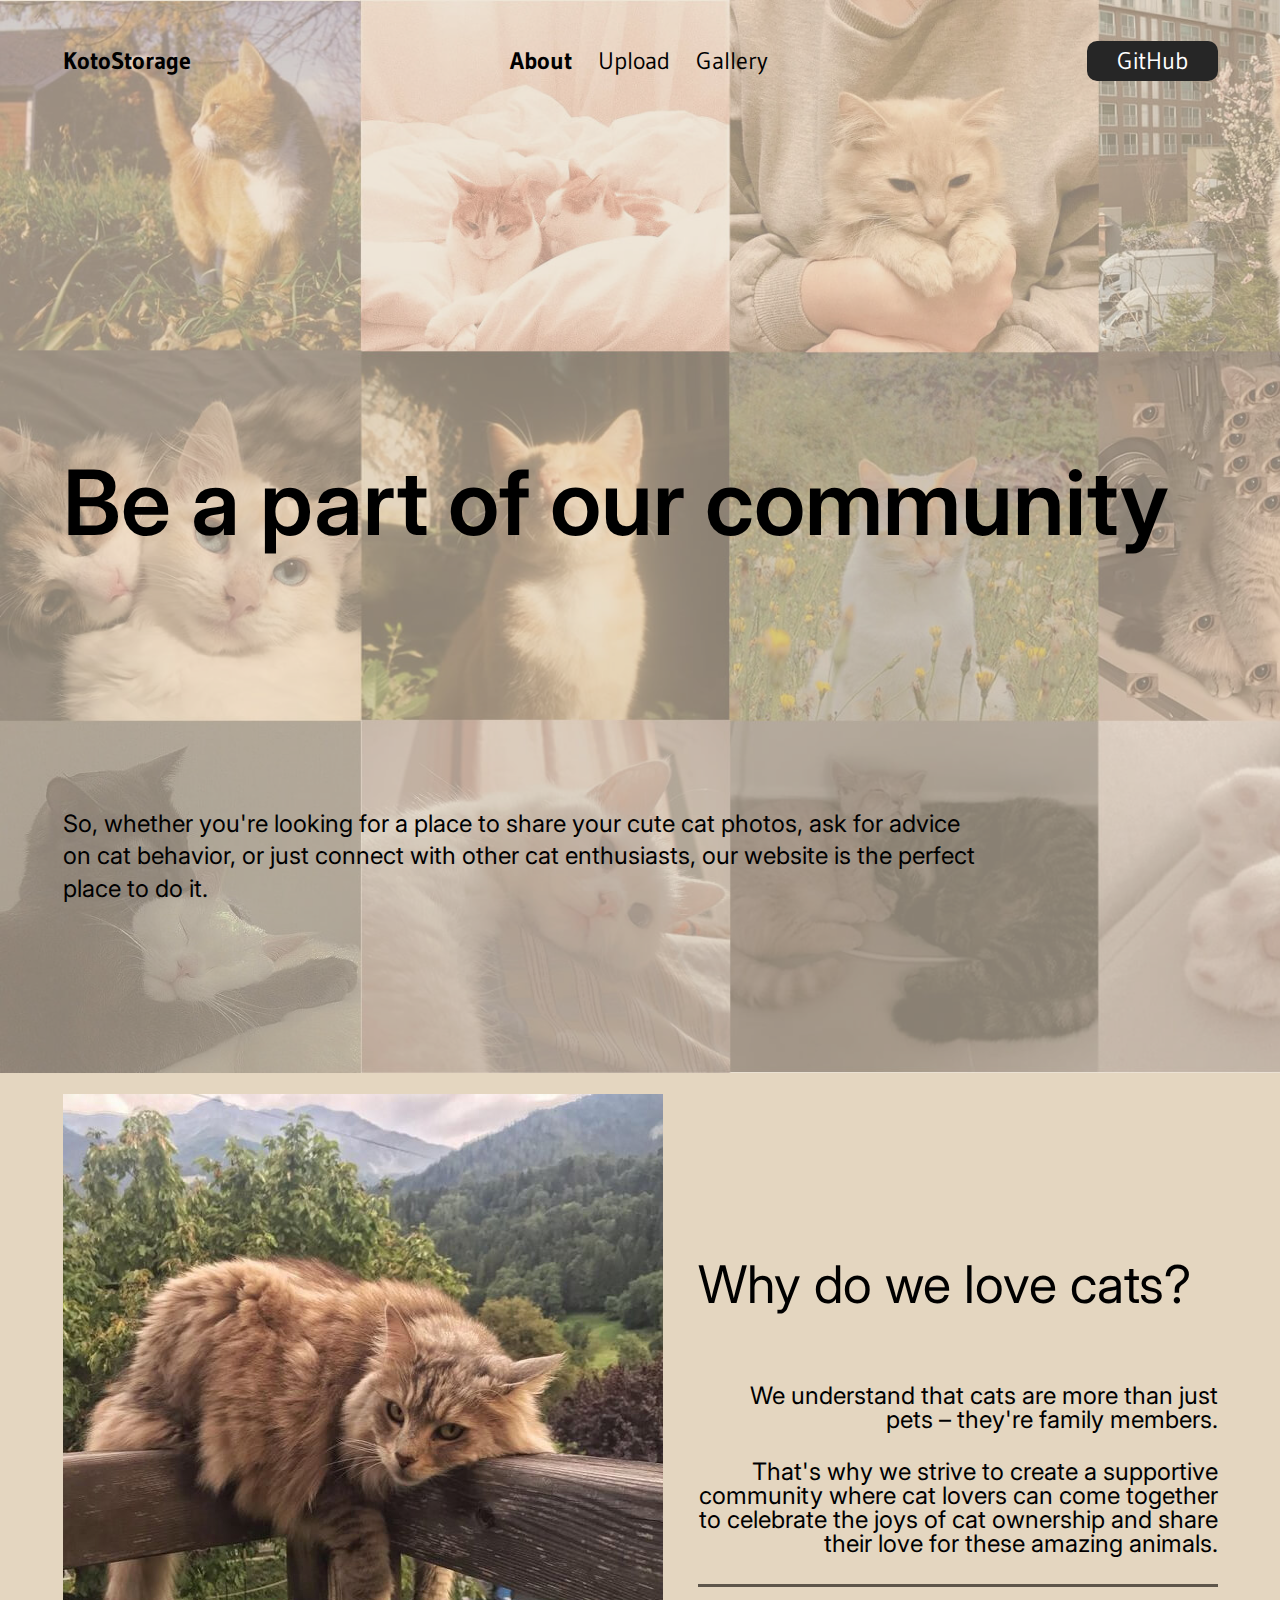
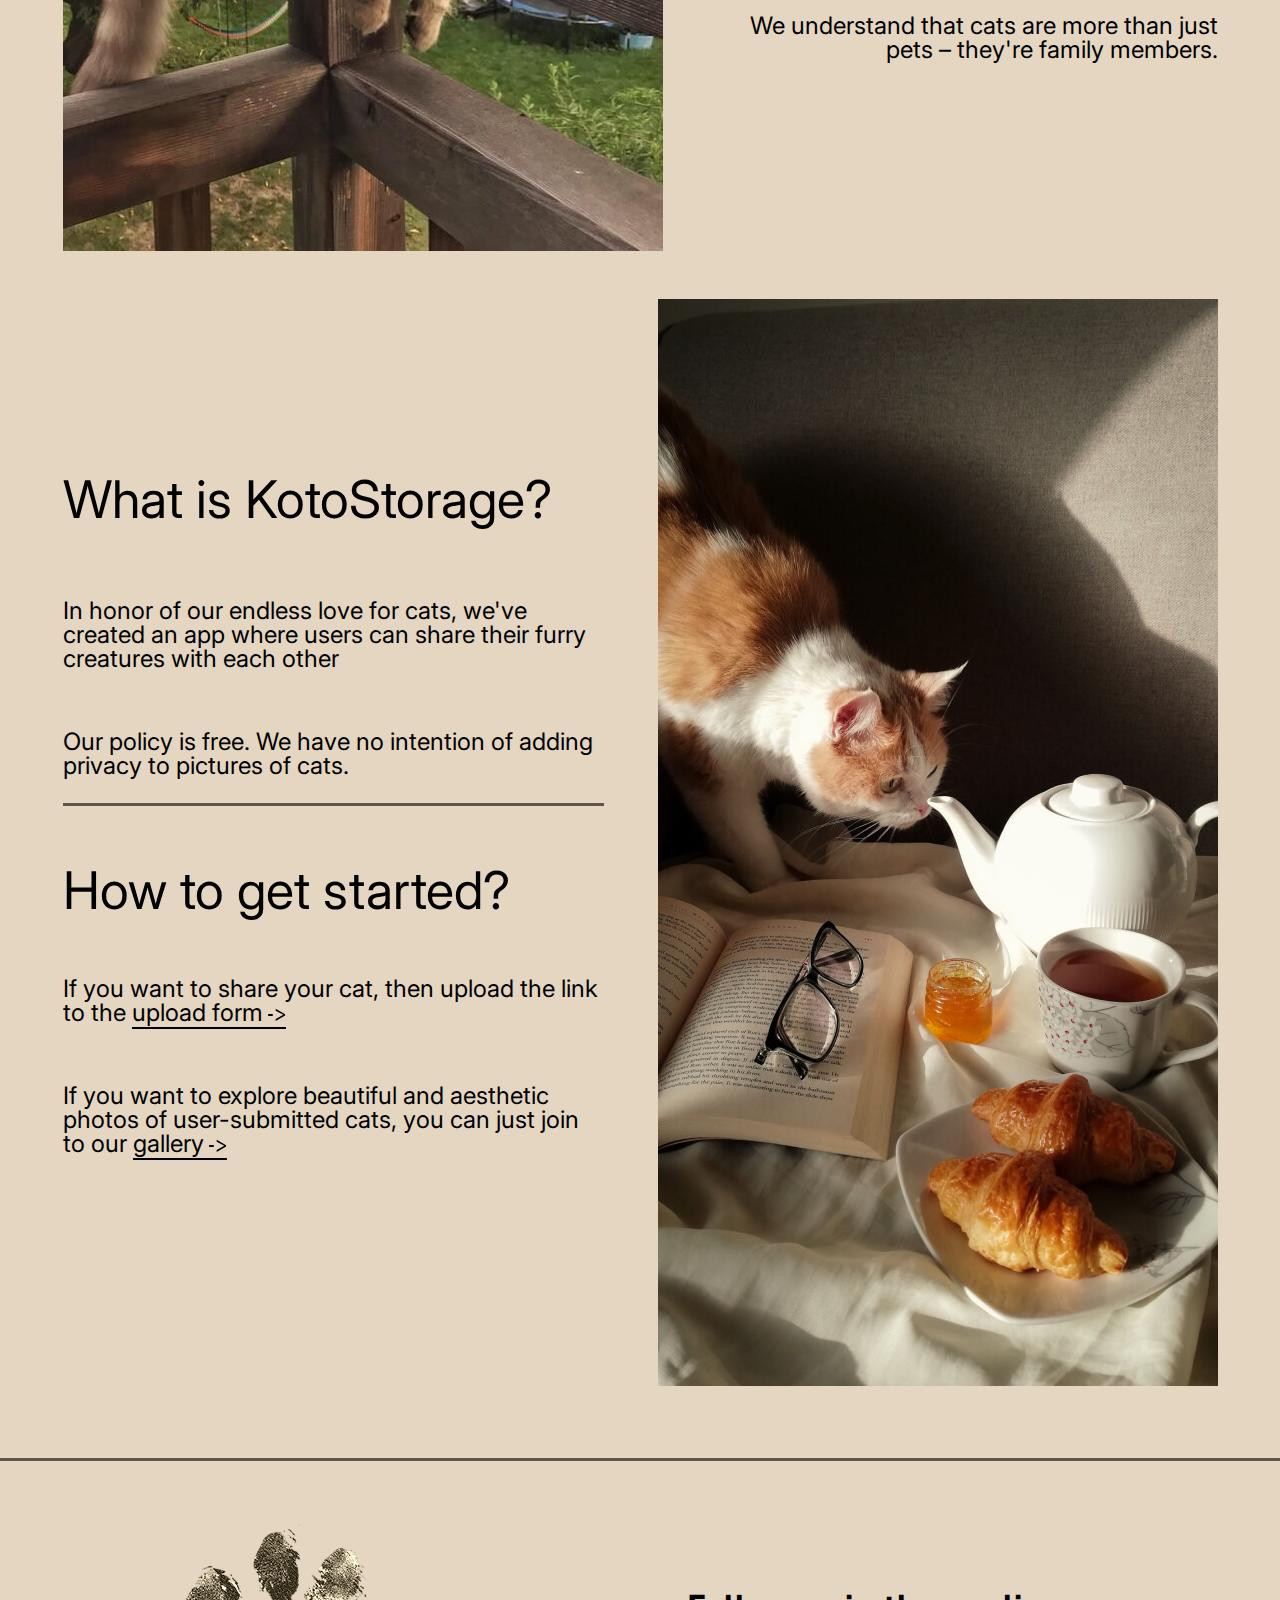
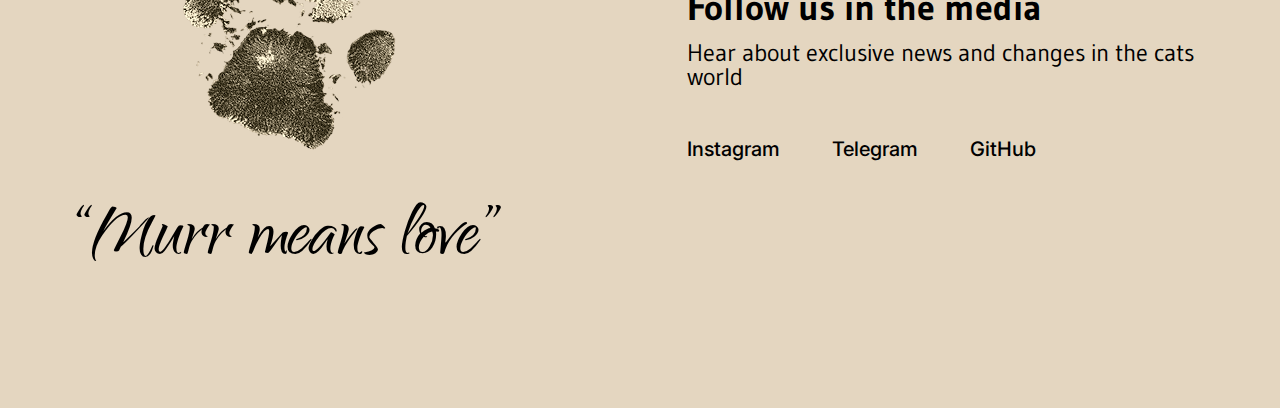
<file: index.html>
<!DOCTYPE html>
<html lang="en">
	<head>
		<meta charset="UTF-8" />
		<meta name="viewport" content="width=device-width, initial-scale=1.0" />
		<meta http-equiv="X-UA-Compatible" content="ie=edge" />
		<meta
			name="description"
			content="Join the KotoStorage community – upload photos, connect with cat lovers, and explore our gallery."
		/>

		<!-- favicon -->
		<link rel="apple-touch-icon" sizes="180x180" href="/apple-touch-icon.png" />
		<link rel="icon" type="image/png" sizes="32x32" href="/favicon-32x32.png" />
		<link rel="icon" type="image/png" sizes="16x16" href="/favicon-16x16.png" />
		<link rel="manifest" href="/site.webmanifest" />
		<link rel="shortcut icon" href="favicon.ico" type="image/x-icon" />

		<!-- styles -->
		<link rel="stylesheet" href="css/reset.css" />
		<link rel="stylesheet" href="css/styles.css" />
		<link rel="stylesheet" href="css/media.css" />

		<!-- title -->
		<title>KotoStorage About | Be a part of our community</title>
	</head>
	<body>
		<header class="header-main">
			<div class="container">
				<div class="header__inner">
					<div class="header__logo">
						<a href="index.html" aria-label="KotoStorage home page"
							>KotoStorage</a
						>
					</div>
					<!-- navigation desktop -->
					<nav class="header__nav">
						<ul class="nav__list">
							<li class="nav__list-item active">
								<a href="index.html">About</a>
							</li>
							<li class="nav__list-item"><a href="upload.html">Upload</a></li>
							<li class="nav__list-item"><a href="gallery.html">Gallery</a></li>
						</ul>
					</nav>
					<div class="header__btn">
						<a
							href="https://github.com/levkravtsov-dev"
							target="_blank"
							role="button"
							rel="noopener noreferrer"
							aria-label="Visit GitHub profile"
							>GitHub</a
						>
					</div>
					<div
						role="button"
						class="burger__btn"
						id="burger"
						aria-expanded="false"
						aria-controls="burger_active"
					>
						<svg
							width="29"
							height="20"
							viewBox="0 0 29 20"
							fill="none"
							xmlns="http://www.w3.org/2000/svg"
						>
							<rect width="29" height="4" fill="black" />
							<rect y="8" width="29" height="4" fill="black" />
							<rect y="16" width="29" height="4" fill="black" />
						</svg>
					</div>
				</div>
				<!-- hero -->
				<div class="header__hero">
					<h1 class="hero__title">Be a part of our community</h1>
					<p class="hero__text">
						So, whether you're looking for a place to share your cute cat
						photos, ask for advice on cat behavior, or just connect with other
						cat enthusiasts, our website is the perfect place to do it.
					</p>
				</div>
				<!-- navigation mobile -->
				<nav class="burger-active" id="burger_active">
					<div class="burger-active__inner">
						<div class="burger-active__top">
							<div class="top__inner">
								<div class="burger-active__logo">
									<a href="index.html">KotoStorage</a>
								</div>
								<div class="nav-mobile__close-btn" id="cross" role="button">
									<svg
										width="28"
										height="28"
										viewBox="0 0 28 28"
										fill="none"
										xmlns="http://www.w3.org/2000/svg"
									>
										<line
											y1="-2"
											x2="33.7633"
											y2="-2"
											transform="matrix(0.710831 0.703363 -0.787481 0.616338 0 3.25208)"
											stroke="black"
											stroke-width="4"
										/>
										<line
											y1="-2"
											x2="33.6507"
											y2="-2"
											transform="matrix(0.692055 -0.721844 -0.802886 -0.596133 0.406738 25.2905)"
											stroke="black"
											stroke-width="4"
										/>
									</svg>
								</div>
							</div>
						</div>
						<div class="burger-active__nav">
							<ul
								class="burger-active__list"
								aria-label="Main mobile navigation"
							>
								<li class="burger-active__list-item">
									<a href="index.html">About</a>
								</li>
								<li class="burger-active__list-item">
									<a href="upload.html">Upload</a>
								</li>
								<li class="burger-active__list-item">
									<a href="gallery.html">Gallery</a>
								</li>
							</ul>
						</div>
						<div class="burger-active__info">
							<h2 class="burger-active__title">Follow us in the media</h2>
							<p class="burger-active__text">
								Hear about exclusive news and changes in the cats world
							</p>
							<div class="burger-active__socials">
								<ul
									class="burger-active__socials-list"
									aria-label="Social section of mobile navigation"
								>
									<li class="burger-active__socials-list__item">
										<a
											href="#"
											aria-label="Visit our Instagram"
											aria-disabled="true"
											onclick="event.preventDefault();"
											>Instagram</a
										>
									</li>
									<li class="burger-active__socials-list__item">
										<a
											href="#"
											aria-label="Visit our Telegram"
											aria-disabled="true"
											onclick="event.preventDefault();"
											>Telegram</a
										>
									</li>
									<li class="burger-active__socials-list__item">
										<a
											href="https://github.com/levkravtsov-dev"
											target="_blank"
											rel="noopener noreferrer"
											aria-label="Visit GitHub profile"
											>GitHub</a
										>
									</li>
								</ul>
							</div>
						</div>
					</div>
				</nav>
			</div>
		</header>
		<main class="main" id="main">
			<h2 class="visually-hidden">Learn about our mission and app</h2>

			<section class="articles">
				<div class="container">
					<!-- why do we love cats article -->
					<article class="love">
						<div class="love__img">
							<img
								src="images/red_cat.jpg"
								alt="red cat on the fence"
								loading="lazy"
							/>
						</div>
						<div class="love__info">
							<h3 class="love__info-title">Why do we love cats?</h3>
							<p class="love__info-text">
								We understand that cats are more than just pets – they're family
								members.
							</p>
							<p class="love__info-text border">
								That's why we strive to create a supportive community where cat
								lovers can come together to celebrate the joys of cat ownership
								and share their love for these amazing animals.
							</p>
							<p class="love__info-text">
								We understand that cats are more than just pets – they're family
								members.
							</p>
						</div>
					</article>
					<!-- about kotostorage article -->
					<article class="about">
						<div class="about__info">
							<h3 class="about__info-title">What is KotoStorage?</h3>
							<p class="about__info-text">
								In honor of our endless love for cats, we've created an app
								where users can share their furry creatures with each other
							</p>
							<p class="about__info-text border">
								Our policy is free. We have no intention of adding privacy to
								pictures of cats.
							</p>
							<h4 class="about__info-subtitle">How to get started?</h4>
							<p class="about__info-text">
								If you want to share your cat, then upload the link to the
								<a href="upload.html"
									><span>upload form</span
									><svg
										aria-hidden="true"
										width="18"
										height="13"
										viewBox="0 0 18 13"
										fill="none"
										xmlns="http://www.w3.org/2000/svg"
									>
										<path
											d="M4.736 7.904H0.152V6.104H4.736V7.904ZM17.0986 7.52L7.69063 12.896V11.048L15.3466 6.848L7.69063 2.696V0.776L17.0986 6.176V7.52Z"
											fill="black"
										/>
									</svg>
								</a>
							</p>
							<p class="about__info-text">
								If you want to explore beautiful and aesthetic photos of
								user-submitted cats, you can just join to our
								<a href="gallery.html"
									><span>gallery</span
									><svg
										aria-hidden="true"
										width="18"
										height="13"
										viewBox="0 0 18 13"
										fill="none"
										xmlns="http://www.w3.org/2000/svg"
									>
										<path
											d="M4.736 7.904H0.152V6.104H4.736V7.904ZM17.0986 7.52L7.69063 12.896V11.048L15.3466 6.848L7.69063 2.696V0.776L17.0986 6.176V7.52Z"
											fill="black"
										/>
									</svg>
								</a>
							</p>
						</div>
						<div class="about__img">
							<img
								src="images/tea_cat.jpg"
								alt="cat is looking at the teapot"
								loading="lazy"
							/>
						</div>
					</article>
				</div>
			</section>
		</main>

		<!-- footer -->
		<footer class="footer" id="footer" role="contentinfo">
			<div class="container">
				<div class="footer__inner">
					<div class="footer__logo">
						<div class="footer__logo-img">
							<img
								src="images/logo.png"
								alt="logo - cat's paw"
								loading="lazy"
							/>
						</div>
						<p class="footer__logo-text">“Murr means love”</p>
					</div>
					<div class="footer__socials">
						<h4 class="footer__socials-title">Follow us in the media</h4>
						<p class="footer__socials-text">
							Hear about exclusive news and changes in the cats world
						</p>
						<nav class="footer__socials-links" aria-label="Social media links">
							<ul class="footer__socials-links__list">
								<li class="socials-links__list-item">
									<a
										href="#"
										aria-label="Visit our Instagram"
										aria-disabled="true"
										onclick="event.preventDefault();"
										>Instagram</a
									>
								</li>
								<li class="socials-links__list-item">
									<a
										href="#"
										aria-label="Visit our Telegram"
										aria-disabled="true"
										onclick="event.preventDefault();"
										>Telegram</a
									>
								</li>
								<li class="socials-links__list-item">
									<a
										href="https://github.com/levkravtsov-dev"
										target="_blank"
										rel="noopener noreferrer"
										aria-label="Visit GitHub profile"
										>GitHub</a
									>
								</li>
							</ul>
						</nav>
					</div>
				</div>
			</div>
		</footer>
		<script src="js/main.js"></script>
	</body>
</html>
</file>
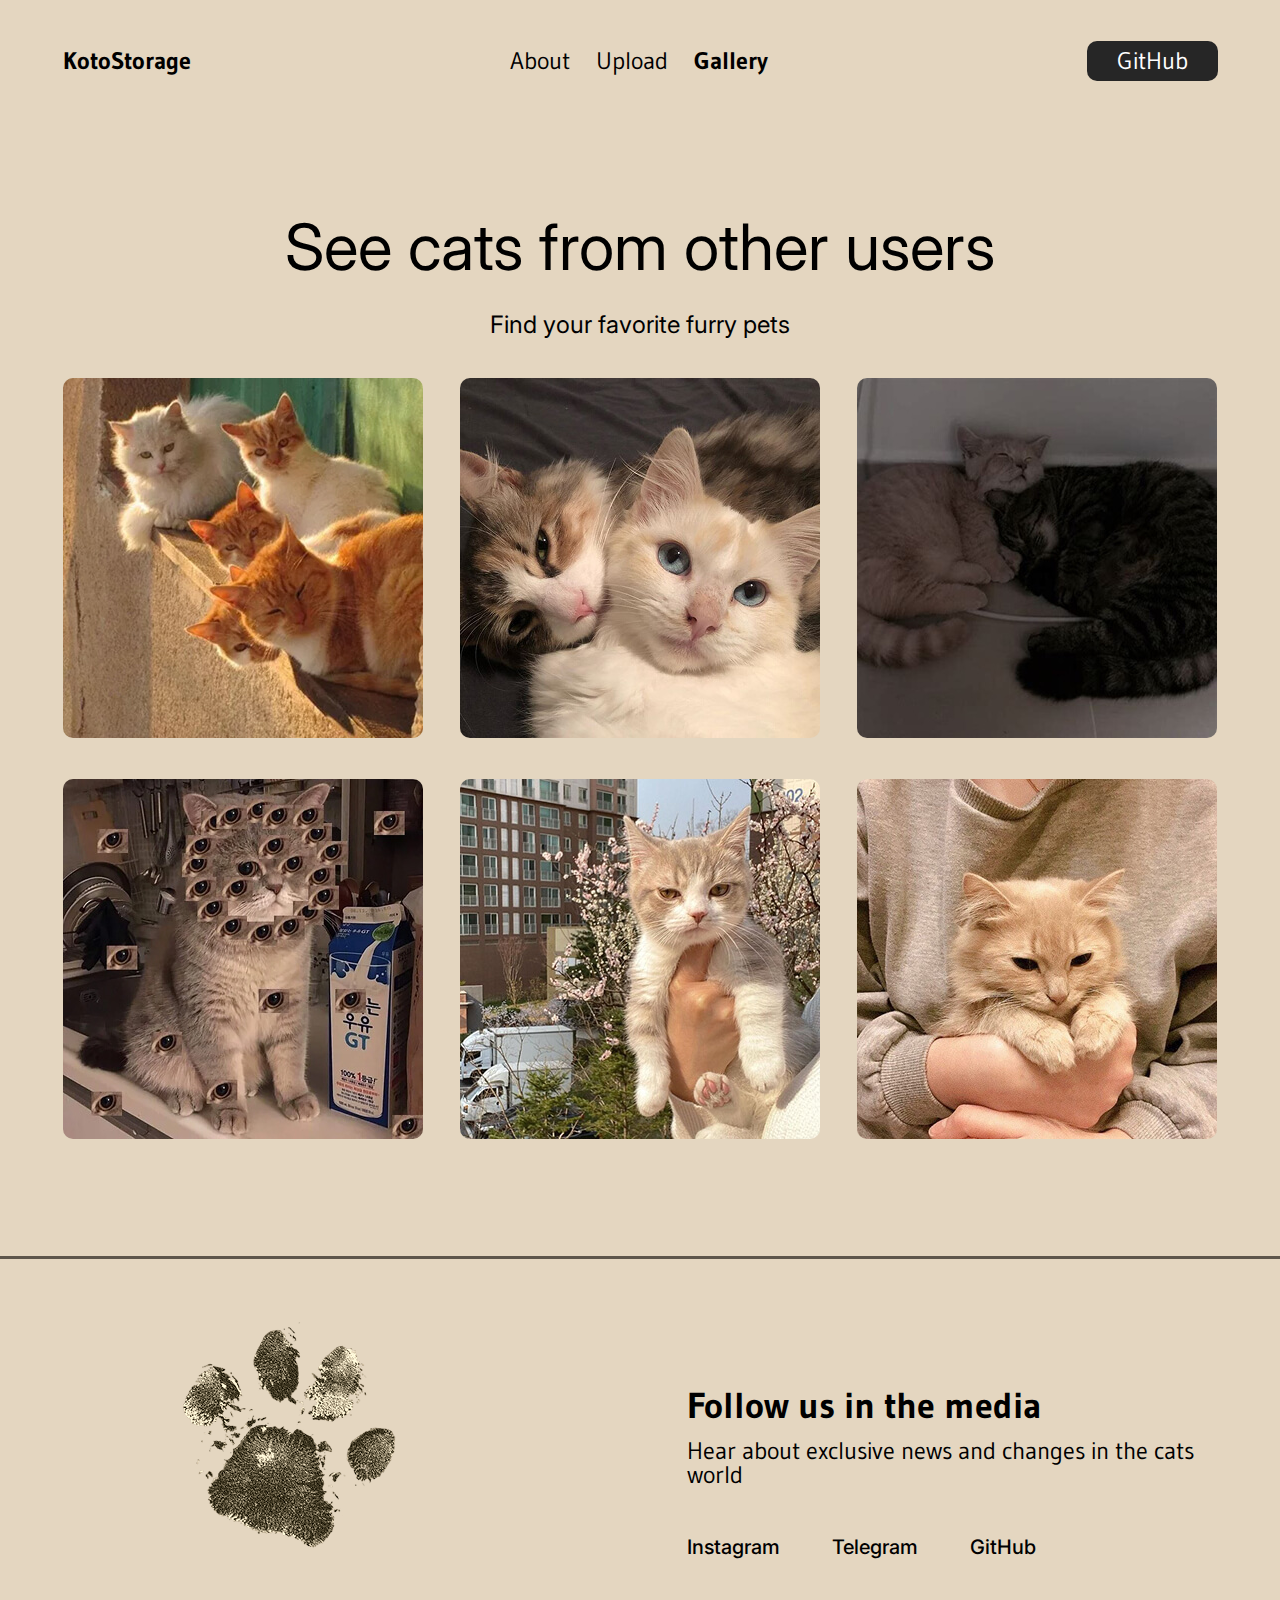
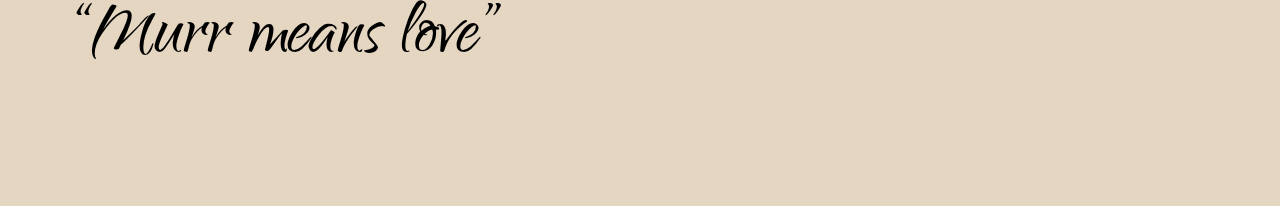
<file: gallery.html>
<!DOCTYPE html>
<html lang="en">
	<head>
		<meta charset="UTF-8" />
		<meta name="viewport" content="width=device-width, initial-scale=1.0" />
		<meta http-equiv="X-UA-Compatible" content="ie=edge" />

		<!-- favicon -->
		<link rel="apple-touch-icon" sizes="180x180" href="/apple-touch-icon.png" />
		<link rel="icon" type="image/png" sizes="32x32" href="/favicon-32x32.png" />
		<link rel="icon" type="image/png" sizes="16x16" href="/favicon-16x16.png" />
		<link rel="manifest" href="/site.webmanifest" />
		<link rel="shortcut icon" href="favicon.ico" type="image/x-icon" />

		<!-- styles -->
		<link rel="stylesheet" href="css/reset.css" />
		<link rel="stylesheet" href="css/styles.css" />
		<link rel="stylesheet" href="css/media.css" />

		<!-- title -->
		<title>KotoStorage Gallery | See cats from other users</title>
	</head>
	<body>
		<header class="header">
			<div class="container">
				<div class="header__inner">
					<div class="header__logo">
						<a href="index.html" aria-label="KotoStorage home page"
							>KotoStorage</a
						>
					</div>
					<!-- navigation desktop -->
					<nav class="header__nav">
						<ul class="nav__list">
							<li class="nav__list-item">
								<a href="index.html">About</a>
							</li>
							<li class="nav__list-item"><a href="upload.html">Upload</a></li>
							<li class="nav__list-item active">
								<a href="gallery.html">Gallery</a>
							</li>
						</ul>
					</nav>
					<div class="header__btn">
						<a
							role="button"
							href="https://github.com/levkravtsov-dev"
							target="_blank"
							rel="noopener noreferrer"
							aria-label="Visit GitHub profile"
							>GitHub</a
						>
					</div>
					<div
						role="button"
						class="burger__btn"
						id="burger"
						aria-expanded="false"
						aria-controls="burger_active"
					>
						<svg
							width="29"
							height="20"
							viewBox="0 0 29 20"
							fill="none"
							xmlns="http://www.w3.org/2000/svg"
						>
							<rect width="29" height="4" fill="black" />
							<rect y="8" width="29" height="4" fill="black" />
							<rect y="16" width="29" height="4" fill="black" />
						</svg>
					</div>
				</div>
			</div>
		</header>

		<!-- navigation mobile -->
		<nav class="burger-active" id="burger_active">
			<div class="burger-active__inner">
				<div class="burger-active__top">
					<div class="top__inner">
						<div class="burger-active__logo">
							<a href="index.html">KotoStorage</a>
						</div>
						<div class="nav-mobile__close-btn" id="cross" role="button">
							<svg
								width="28"
								height="28"
								viewBox="0 0 28 28"
								fill="none"
								xmlns="http://www.w3.org/2000/svg"
							>
								<line
									y1="-2"
									x2="33.7633"
									y2="-2"
									transform="matrix(0.710831 0.703363 -0.787481 0.616338 0 3.25208)"
									stroke="black"
									stroke-width="4"
								/>
								<line
									y1="-2"
									x2="33.6507"
									y2="-2"
									transform="matrix(0.692055 -0.721844 -0.802886 -0.596133 0.406738 25.2905)"
									stroke="black"
									stroke-width="4"
								/>
							</svg>
						</div>
					</div>
				</div>
				<div class="burger-active__nav">
					<ul class="burger-active__list" aria-label="Main mobile navigation">
						<li class="burger-active__list-item">
							<a href="index.html">About</a>
						</li>
						<li class="burger-active__list-item">
							<a href="upload.html">Upload</a>
						</li>
						<li class="burger-active__list-item">
							<a href="gallery.html">Gallery</a>
						</li>
					</ul>
				</div>
				<div class="burger-active__info">
					<h2 class="burger-active__title">Follow us in the media</h2>
					<p class="burger-active__text">
						Hear about exclusive news and changes in the cats world
					</p>
					<div class="burger-active__socials">
						<ul
							class="burger-active__socials-list"
							aria-label="Social section of mobile navigation"
						>
							<li class="burger-active__socials-list__item">
								<a
									href="#"
									aria-label="Visit our Instagram"
									aria-disabled="true"
									onclick="event.preventDefault();"
									>Instagram</a
								>
							</li>
							<li class="burger-active__socials-list__item">
								<a
									href="#"
									aria-label="Visit our Telegram"
									aria-disabled="true"
									onclick="event.preventDefault();"
									>Telegram</a
								>
							</li>
							<li class="burger-active__socials-list__item">
								<a
									href="https://github.com/levkravtsov-dev"
									target="_blank"
									rel="noopener noreferrer"
									aria-label="Visit GitHub profile"
									>GitHub</a
								>
							</li>
						</ul>
					</div>
				</div>
			</div>
		</nav>

		<main class="main">
			<section class="gallery">
				<div class="container">
					<div class="gallery__inner">
						<div class="gallery__head">
							<h1 class="gallery__head-title">See cats from other users</h1>
							<p class="gallery__head-subtitle">
								Find your favorite furry pets
							</p>
						</div>

						<div class="gallery__grid" aria-label="Photo gallery of cats">
							<div class="gallery__grid-inner">
								<figure class="gallery__grid-item">
									<a
										href="#"
										aria-disabled="true"
										onclick="event.preventDefault();"
										><img
											src="images/gallery-1.jpg"
											alt="Group of cats on the sun"
											loading="lazy"
										/>
										<span class="like-icon" aria-label="Like this photo"></span>
									</a>
								</figure>
								<figure class="gallery__grid-item">
									<a
										href="#"
										aria-disabled="true"
										onclick="event.preventDefault();"
										><img
											src="images/gallery-2.jpg"
											alt="Two smiling cats"
											loading="lazy"
										/>
										<span class="like-icon" aria-label="Like this photo"></span>
									</a>
								</figure>
								<figure class="gallery__grid-item">
									<a
										href="#"
										aria-disabled="true"
										onclick="event.preventDefault();"
										><img
											src="images/gallery-3.jpg"
											alt="Two sleeping cats"
											loading="lazy"
										/>
										<span class="like-icon" aria-label="Like this photo"></span>
									</a>
								</figure>
								<figure class="gallery__grid-item">
									<a
										href="#"
										aria-disabled="true"
										onclick="event.preventDefault();"
										><img
											src="images/gallery-4.jpg"
											alt="funny photoshoped cat with multi eyes"
											loading="lazy"
										/>
										<span class="like-icon" aria-label="Like this photo"></span>
									</a>
								</figure>
								<figure class="gallery__grid-item">
									<a
										href="#"
										aria-disabled="true"
										onclick="event.preventDefault();"
										><img
											src="images/gallery-5.jpg"
											alt="Light cat - spring photo"
											loading="lazy"
										/>
										<span class="like-icon" aria-label="Like this photo"></span>
									</a>
								</figure>
								<figure class="gallery__grid-item">
									<a
										href="#"
										aria-disabled="true"
										onclick="event.preventDefault();"
										><img
											src="images/gallery-6.jpg"
											alt="Cat is sleeping on the owner's hoody"
											loading="lazy"
										/>
										<span class="like-icon" aria-label="Like this photo"></span>
									</a>
								</figure>
							</div>
						</div>
					</div>
				</div>
			</section>
		</main>

		<!-- footer -->
		<footer class="footer" id="footer" role="contentinfo">
			<div class="container">
				<div class="footer__inner">
					<div class="footer__logo">
						<div class="footer__logo-img">
							<img
								src="images/logo.png"
								alt="logo - cat's paw"
								loading="lazy"
							/>
						</div>
						<p class="footer__logo-text">“Murr means love”</p>
					</div>
					<div class="footer__socials">
						<h4 class="footer__socials-title">Follow us in the media</h4>
						<p class="footer__socials-text">
							Hear about exclusive news and changes in the cats world
						</p>
						<nav class="footer__socials-links" aria-label="Social media links">
							<ul class="footer__socials-links__list">
								<li class="socials-links__list-item">
									<a
										href="#"
										aria-label="Visit our Instagram"
										aria-disabled="true"
										onclick="event.preventDefault();"
										>Instagram</a
									>
								</li>
								<li class="socials-links__list-item">
									<a
										href="#"
										aria-label="Visit our Telegram"
										aria-disabled="true"
										onclick="event.preventDefault();"
										>Telegram</a
									>
								</li>
								<li class="socials-links__list-item">
									<a
										href="https://github.com/levkravtsov-dev"
										target="_blank"
										rel="noopener noreferrer"
										aria-label="Visit GitHub profile"
										>GitHub</a
									>
								</li>
							</ul>
						</nav>
					</div>
				</div>
			</div>
		</footer>
		<script src="js/main.js" defer></script>
	</body>
</html>
</file>
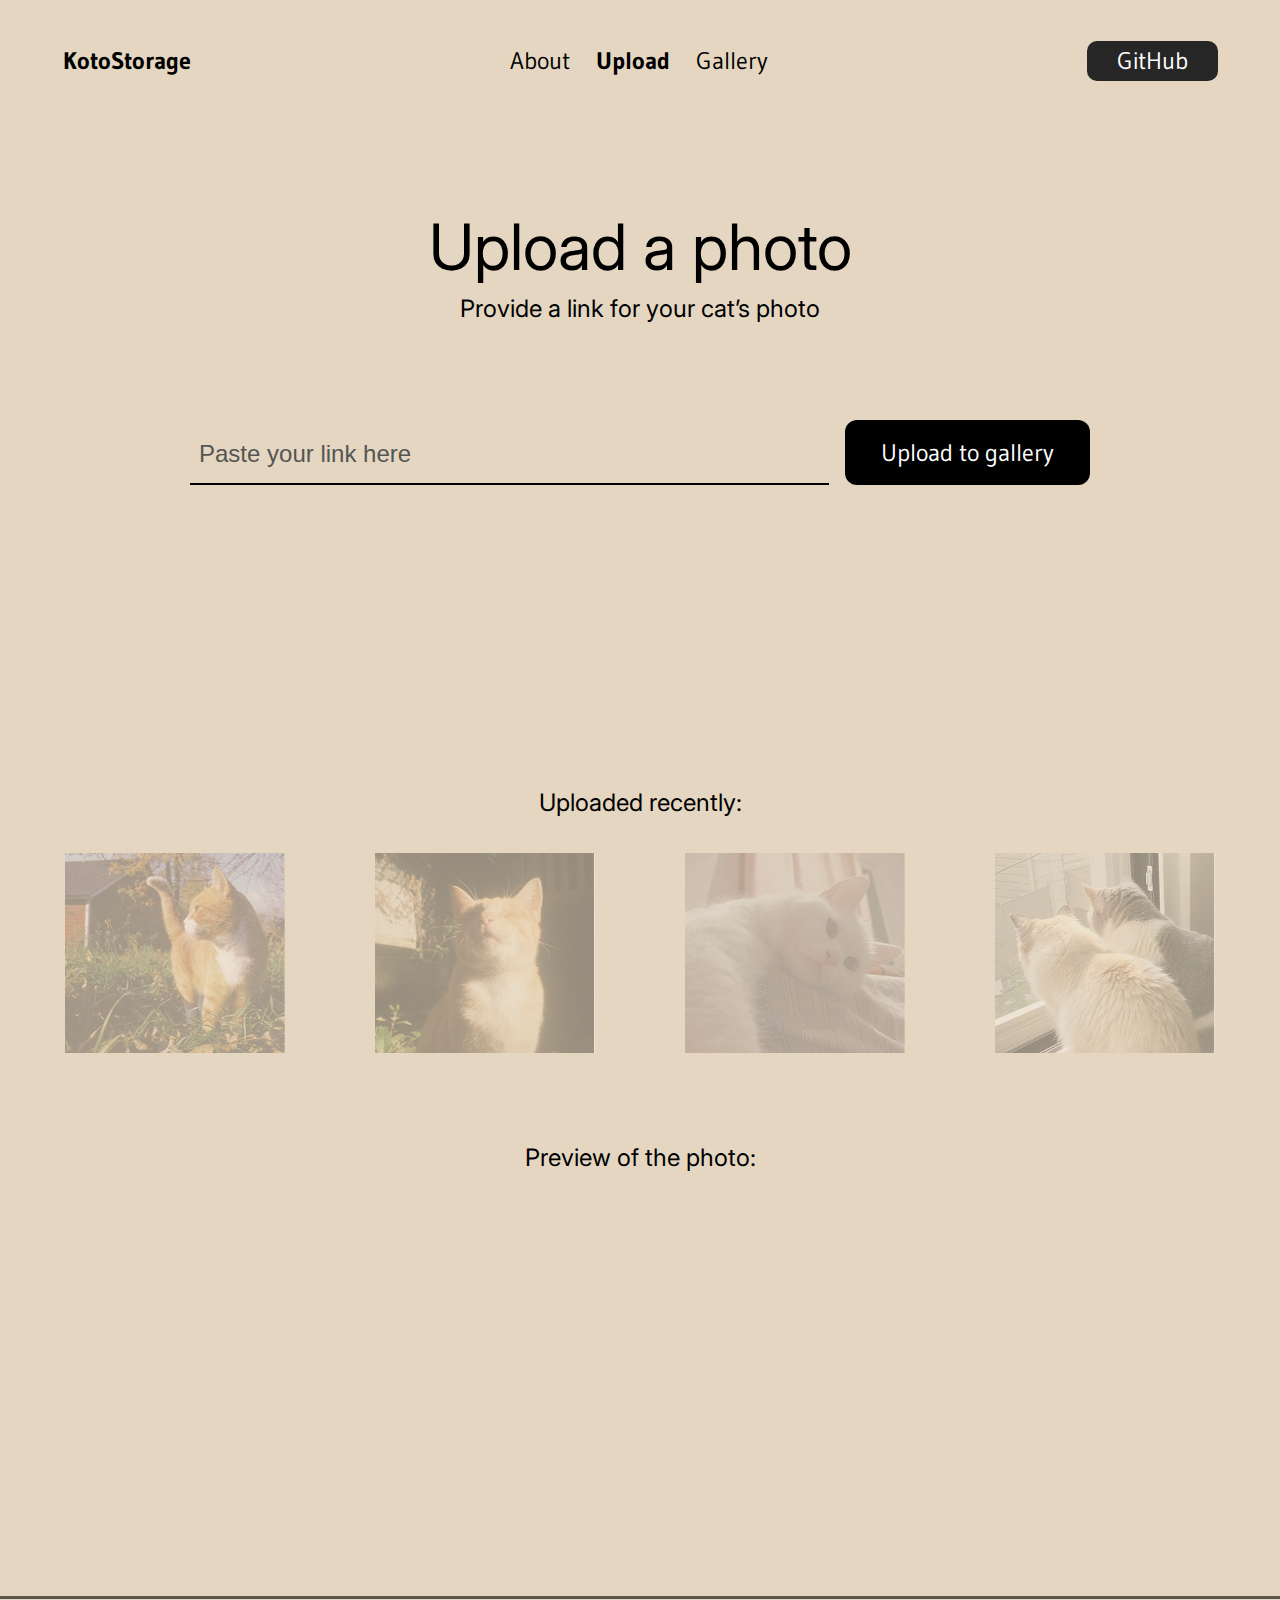
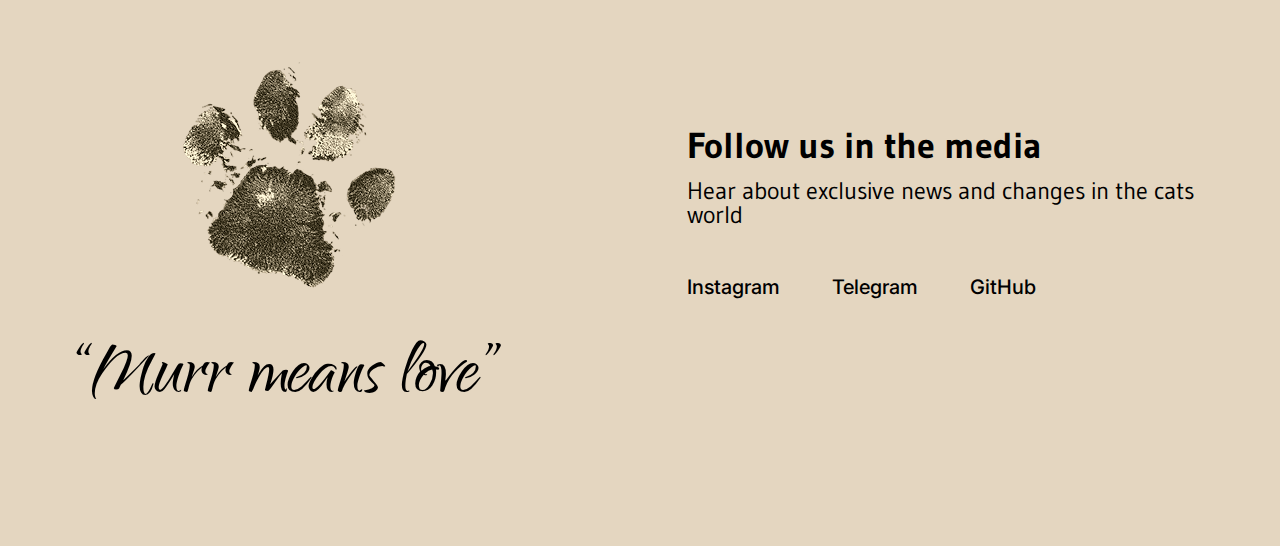
<file: upload.html>
<!DOCTYPE html>
<html lang="en">
	<head>
		<meta charset="UTF-8" />
		<meta name="viewport" content="width=device-width, initial-scale=1.0" />
		<meta http-equiv="X-UA-Compatible" content="ie=edge" />
		<meta
			name="description"
			content="Upload your cat's photo and view others in the gallery. KotoStorage is a storage for cat lovers."
		/>

		<!-- favicon -->
		<link rel="apple-touch-icon" sizes="180x180" href="/apple-touch-icon.png" />
		<link rel="icon" type="image/png" sizes="32x32" href="/favicon-32x32.png" />
		<link rel="icon" type="image/png" sizes="16x16" href="/favicon-16x16.png" />
		<link rel="manifest" href="/site.webmanifest" />
		<link rel="shortcut icon" href="favicon.ico" type="image/x-icon" />

		<!-- styles -->
		<link rel="stylesheet" href="css/reset.css" />
		<link rel="stylesheet" href="css/styles.css" />
		<link rel="stylesheet" href="css/media.css" />

		<!-- title -->
		<title>KotoStorage Upload | Upload a photo</title>
	</head>
	<body>
		<header class="header">
			<div class="container">
				<div class="header__inner">
					<div class="header__logo">
						<a href="index.html" aria-label="KotoStorage home page"
							>KotoStorage</a
						>
					</div>
					<!-- navigation desktop -->
					<nav class="header__nav">
						<ul class="nav__list">
							<li class="nav__list-item">
								<a href="index.html">About</a>
							</li>
							<li class="nav__list-item active">
								<a href="upload.html">Upload</a>
							</li>
							<li class="nav__list-item"><a href="gallery.html">Gallery</a></li>
						</ul>
					</nav>
					<div class="header__btn">
						<a
							role="button"
							href="https://github.com/levkravtsov-dev"
							target="_blank"
							rel="noopener noreferrer"
							aria-label="Visit GitHub profile"
							>GitHub</a
						>
					</div>
					<div
						role="button"
						class="burger__btn"
						id="burger"
						aria-expanded="false"
						aria-controls="burger_active"
					>
						<svg
							width="29"
							height="20"
							viewBox="0 0 29 20"
							fill="none"
							xmlns="http://www.w3.org/2000/svg"
						>
							<rect width="29" height="4" fill="black" />
							<rect y="8" width="29" height="4" fill="black" />
							<rect y="16" width="29" height="4" fill="black" />
						</svg>
					</div>
				</div>
			</div>
		</header>
		<!-- navigation mobile -->
		<nav class="burger-active" id="burger_active">
			<div class="burger-active__inner">
				<div class="burger-active__top">
					<div class="top__inner">
						<div class="burger-active__logo">
							<a href="index.html">KotoStorage</a>
						</div>
						<div class="nav-mobile__close-btn" id="cross" role="button">
							<svg
								width="28"
								height="28"
								viewBox="0 0 28 28"
								fill="none"
								xmlns="http://www.w3.org/2000/svg"
							>
								<line
									y1="-2"
									x2="33.7633"
									y2="-2"
									transform="matrix(0.710831 0.703363 -0.787481 0.616338 0 3.25208)"
									stroke="black"
									stroke-width="4"
								/>
								<line
									y1="-2"
									x2="33.6507"
									y2="-2"
									transform="matrix(0.692055 -0.721844 -0.802886 -0.596133 0.406738 25.2905)"
									stroke="black"
									stroke-width="4"
								/>
							</svg>
						</div>
					</div>
				</div>
				<div class="burger-active__nav">
					<ul class="burger-active__list" aria-label="Main mobile navigation">
						<li class="burger-active__list-item">
							<a href="index.html">About</a>
						</li>
						<li class="burger-active__list-item">
							<a href="upload.html">Upload</a>
						</li>
						<li class="burger-active__list-item">
							<a href="gallery.html">Gallery</a>
						</li>
					</ul>
				</div>
				<div class="burger-active__info">
					<h2 class="burger-active__title">Follow us in the media</h2>
					<p class="burger-active__text">
						Hear about exclusive news and changes in the cats world
					</p>
					<div class="burger-active__socials">
						<ul
							class="burger-active__socials-list"
							aria-label="Social section of mobile navigation"
						>
							<li class="burger-active__socials-list__item">
								<a
									href="#"
									aria-label="Visit our Instagram"
									aria-disabled="true"
									onclick="event.preventDefault();"
									>Instagram</a
								>
							</li>
							<li class="burger-active__socials-list__item">
								<a
									href="#"
									aria-label="Visit our Telegram"
									aria-disabled="true"
									onclick="event.preventDefault();"
									>Telegram</a
								>
							</li>
							<li class="burger-active__socials-list__item">
								<a
									href="https://github.com/levkravtsov-dev"
									target="_blank"
									rel="noopener noreferrer"
									aria-label="Visit GitHub profile"
									>GitHub</a
								>
							</li>
						</ul>
					</div>
				</div>
			</div>
		</nav>
		<main class="main">
			<!-- upload form section -->
			<section class="upload">
				<div class="container">
					<div class="upload__inner">
						<div class="upload__head">
							<h1 class="upload__head-title">Upload a photo</h1>
							<p class="upload__head-subtitle">
								Provide a link for your cat’s photo
							</p>
						</div>
						<form class="upload__form" id="upload-form" method="GET">
							<input
								type="text"
								name="cat-photo"
								id="photo-url"
								class="upload__form-input"
								placeholder="Paste your link here"
								required
								aria-label="Photo link input"
							/>
							<button type="submit" class="upload__form-submit">
								Upload to gallery
							</button>
						</form>
					</div>
				</div>
			</section>

			<!-- pictures section -->
			<section class="pictures" aria-label="Pictures of beautiful cats">
				<div class="container">
					<div class="pictures__inner">
						<h3 class="pictures__title">Uploaded recently:</h3>
						<div class="pictures__grid">
							<figure class="pictures__grid-item">
								<a
									href="#"
									aria-disabled="true"
									onclick="event.preventDefault();"
								>
									<img
										src="images/grid-1.jpg"
										alt="Orange cat on the grass"
										loading="lazy"
									/>
									<span class="like-icon" aria-label="Like this photo"></span>
								</a>
							</figure>
							<figure class="pictures__grid-item">
								<a
									href="#"
									aria-disabled="true"
									onclick="event.preventDefault();"
								>
									<img
										src="images/grid-2.jpg"
										alt="Red cat closed the eyes from the sun"
										loading="lazy"
									/>
									<span class="like-icon" aria-label="Like this photo"></span>
								</a>
							</figure>
							<figure class="pictures__grid-item">
								<a
									href="#"
									aria-disabled="true"
									onclick="event.preventDefault();"
								>
									<img
										src="images/grid-3.jpg"
										alt="White cat is lying on the sofa"
										loading="lazy"
									/>
									<span class="like-icon" aria-label="Like this photo"></span>
								</a>
							</figure>
							<figure class="pictures__grid-item">
								<a
									href="#"
									aria-disabled="true"
									onclick="event.preventDefault();"
								>
									<img
										src="images/grid-4.jpg"
										alt="Two cats are watching through the window"
										loading="lazy"
									/>
									<span class="like-icon" aria-label="Like this photo"></span>
								</a>
							</figure>
						</div>
					</div>
				</div>
			</section>

			<!-- section preview -->
			<section class="preview" id="preview">
				<div class="container">
					<div class="preview__inner">
						<h3 class="preview__title">Preview of the photo:</h3>
						<div id="preview__img"></div>
					</div>
				</div>
			</section>
		</main>

		<!-- footer -->
		<footer class="footer" id="footer" role="contentinfo">
			<div class="container">
				<div class="footer__inner">
					<div class="footer__logo">
						<div class="footer__logo-img">
							<img
								src="images/logo.png"
								alt="logo - cat's paw"
								loading="lazy"
							/>
						</div>
						<p class="footer__logo-text">“Murr means love”</p>
					</div>
					<div class="footer__socials">
						<h4 class="footer__socials-title">Follow us in the media</h4>
						<p class="footer__socials-text">
							Hear about exclusive news and changes in the cats world
						</p>
						<nav class="footer__socials-links" aria-label="Social media links">
							<ul class="footer__socials-links__list">
								<li class="socials-links__list-item">
									<a
										href="#"
										aria-label="Visit our Instagram"
										aria-disabled="true"
										onclick="event.preventDefault();"
										>Instagram</a
									>
								</li>
								<li class="socials-links__list-item">
									<a
										href="#"
										aria-label="Visit our Telegram"
										aria-disabled="true"
										onclick="event.preventDefault();"
										>Telegram</a
									>
								</li>
								<li class="socials-links__list-item">
									<a
										href="https://github.com/levkravtsov-dev"
										target="_blank"
										rel="noopener noreferrer"
										aria-label="Visit GitHub profile"
										>GitHub</a
									>
								</li>
							</ul>
						</nav>
					</div>
				</div>
			</div>
		</footer>
		<script src="js/main.js" defer></script>
	</body>
</html>
</file>
<file: css/styles.css>
/* fonts */
@import url('https://fonts.googleapis.com/css2?family=Gudea:ital,wght@0,400;0,700;1,400&family=Inter:ital,opsz,wght@0,14..32,100..900;1,14..32,100..900&family=Qwigley&display=swap');

html {
	box-sizing: border-box;
	overflow-x: hidden;
}
*,
*::after,
*::before {
	box-sizing: inherit;
}

body {
	font-family: 'Inter', sans-serif;
	font-weight: 400;
	font-size: 24px;
	background-color: #e4d6c0;
	color: #000;
	overflow-x: hidden;
}
a {
	color: #000;
	text-decoration: none;
}

form input,
form button {
	border: none;
	padding: 0;
	background-color: transparent;
	outline: none;
}
form input {
	position: relative;
}
form input::placeholder {
	position: absolute;
}

.visually-hidden {
	position: absolute;
	width: 1px;
	height: 1px;
	padding: 0;
	margin: -1px;
	overflow: hidden;
	clip: rect(0 0 0 0);
	white-space: nowrap;
	border: 0;
}

/* header */
.header-main {
	padding-top: 41px;
	padding-bottom: 168px;
	margin-bottom: 21px;
	background-image: url('../images/bg.jpg');
	background-repeat: no-repeat;
	width: 100%;
	background-size: cover;
	position: relative;
	max-height: 1127px;
}
.container {
	max-width: 1155px;
	margin: 0 auto;
}
.header__inner {
	display: flex;
	justify-content: space-between;
	align-items: center;

	font-family: 'Gudea', sans-serif;
}
.header__logo a {
	font-weight: 700;
	font-size: 24px;
}
.nav__list {
	display: flex;
	align-items: center;
	gap: 26px;
}
.nav__list-item.active {
	font-weight: 700;
}
.header__btn {
	padding: 8px 30px;
	background-color: #262626;
	border-radius: 10px;
	cursor: pointer;
	transition: opacity 0.3s ease;
}
.header__btn a {
	color: #fff;
}
.header__hero {
	margin-top: 377px;
	display: flex;
	flex-direction: column;
	row-gap: 60px;
}
.hero__title {
	font-weight: 600;
	font-size: 90px;
	margin-bottom: 200px;
}
.hero__text {
	max-width: 928px;
	line-height: 135%;
}
/* bg opacity */
.header-main::before {
	content: '';
	position: absolute;
	inset: 0;
	background-color: rgba(228, 214, 192, 0.6);
	z-index: 0;
}
.header-main,
.header,
.container {
	position: relative;
	z-index: 1;
}
/* header hovers */
.nav__list-item a:hover {
	border-bottom: 2px solid #000;
}
.header__btn:hover {
	opacity: 0.6;
}

/* nav mobile */
.burger__btn {
	display: none;
	transition: opacity 0.3s ease;
}
.burger__btn:hover {
	opacity: 0.5;
	cursor: pointer;
}
.burger-active {
	position: fixed;
	background-color: #e4d6c0;
	z-index: 100;
	width: 100%;
	height: 100vh;
	inset: 0;
	font-family: 'Gudea', sans-serif;
	display: none;
}
.burger-active__top {
	border-bottom: 1px solid #5e564b;
	margin-bottom: 33.57px;
}
.top__inner {
	display: flex;
	justify-content: space-between;
	align-items: center;
	padding: 18px 20px 13.58px 20px;
}
.burger-active__logo a {
	font-size: 24px;
	font-weight: 600;
}
.burger-active__nav {
	border-bottom: 1px solid #5e564b;
	margin-bottom: 52.15px;
}
.burger-active__list {
	display: flex;
	flex-direction: column;
	gap: 38px;
	padding: 0 20px 30px 20px;
}
.burger-active__list-item {
	position: relative;
}
.burger-active__list-item::after {
	content: url(../images/arrow.svg);
	position: absolute;
	top: 50%;
	right: 0;
	transform: translateY(-50%);
	cursor: pointer;
}
.burger-active__info {
	padding: 0 20px;
}
.burger-active__title {
	font-size: 32px;
	font-weight: 700;
	margin-bottom: 12px;
	line-height: 125%;
}
.burger-active__text {
	margin-bottom: 19px;
	font-size: 18px;
}
.burger-active__socials {
	font-family: 'Inter', sans-serif;
	font-size: 14px;
	font-weight: 500;
}
.burger-active__socials-list {
	display: flex;
	gap: 26px;
	align-items: center;
	justify-content: center;
}
.burger-active__socials-list__item a {
	transition: border-bottom 0.3s ease;
}
.burger-active__socials-list__item a:hover {
	border-bottom: 1px solid #000;
}

/* mobile nav hover */
.nav-mobile__close-btn {
	transition: opacity 0.3s ease;
}
.nav-mobile__close-btn:hover {
	cursor: pointer;
	opacity: 0.5;
}
.burger-active__list-item a:hover {
	border-bottom: 2px solid #000;
}
.burger-active__list-item::after :hover {
	right: 20px;
}

/* js */
.burger-active.show {
	display: block;
}
.no-scroll {
	overflow: hidden;
	height: 100vh;
}

/* main -> articles -> love */
.love {
	display: flex;
	gap: 35px;
	align-items: center;
	margin-bottom: 44px;
}
.love__info-title {
	font-size: 52px;
	margin-bottom: 73px;
}
.love__info-text {
	text-align: right;
	margin-bottom: 27.64px;
}
.love__info-text.border {
	padding-bottom: 27.64px;
	border-bottom: 3px solid #5e564b;
}

/* main -> articles -> about */
.about {
	margin-bottom: 68px;
	display: flex;
	gap: 54px;
	align-items: center;
}
.about__info-title {
	font-size: 52px;
	margin-bottom: 73px;
}
.about__info-text {
	margin-bottom: 59px;
}
.about__info-text.border {
	padding-bottom: 25px;
	border-bottom: 3px solid #5e564b;
}
.about__info-subtitle {
	font-size: 52px;
	margin-bottom: 60px;
}
.about__info-text a {
	border-bottom: 2px solid #000;
	transition: opacity 0.3s ease;
}
.about__info-text a:hover {
	opacity: 0.7;
}
.about__info-text a span {
	margin-right: 5px;
}

/* footer */
.footer {
	padding-bottom: 120px;
	border-top: 3px solid #5e564b;
}

.footer__inner {
	display: flex;
	justify-content: center;
	align-items: center;
	gap: 179px;
}
.footer__logo {
	display: flex;
	flex-direction: column;
	align-items: center;
	justify-content: center;
}
.footer__logo-text {
	font-family: 'Qwigley', sans-serif;
	font-size: 92px;
	text-align: center;
	width: 445px;
}
.footer__socials-title {
	font-family: 'Gudea', sans-serif;
	font-size: 36px;
	font-weight: 700;
	margin-bottom: 15px;
}
.footer__socials-text {
	font-family: 'Gudea', sans-serif;
	margin-bottom: 50px;
}
.footer__socials-links__list {
	display: flex;
	gap: 52px;
}
.socials-links__list-item {
	font-size: 20px;
	font-weight: 500;
}
.socials-links__list-item a {
	transition: border-bottom 0.3s ease;
}
.socials-links__list-item a:hover {
	border-bottom: 1px solid #000;
}

/* upload page */
.header {
	padding-top: 41px;
	margin-bottom: 134px;
}

/* upload section */
.upload {
	margin-bottom: 306px;
}
.upload__head {
	display: flex;
	flex-direction: column;
	gap: 18px;
	align-items: center;
	justify-content: center;
	margin-bottom: 88px;
}
.upload__head-title,
.gallery__head-title {
	font-size: 64px;
}
.upload__form {
	display: flex;
	justify-content: center;
	align-items: end;
	gap: 16px;
}
.upload__form-input {
	width: 639px;
	border-bottom: 2px solid #000;
	font-size: 24px;
	padding: 31px 0 15px 9px;
}
.upload__form-input::placeholder {
	color: #555;
}
.upload__form-submit {
	font-family: 'Gudea', sans-serif;
	font-size: 24px;
	background-color: #000;
	color: #fff;
	transition: opacity 0.3s ease;
	padding: 18px 36px;
	border-radius: 12px;
	cursor: pointer;
}
.upload__form-submit:hover,
.upload__form-submit:focus {
	opacity: 0.6;
}

/* upload -> pictures section */
.pictures {
	margin-bottom: 89px;
}
.pictures__title {
	/* font-size: 32px; */
	text-align: center;
	margin-bottom: 38px;
}
.pictures__grid {
	display: flex;
	flex-wrap: wrap;
	gap: 90px;
	justify-content: center;
	align-items: center;
}
.pictures__grid-item,
.gallery__grid-item {
	position: relative;
}
.pictures__grid-item a img {
	width: 220px;
	height: 200px;
	opacity: 0.35;
	transition: opacity 0.3s ease;
}
.like-icon {
	content: '';
	position: absolute;
	top: 10px;
	right: 10px;
	width: 24px;
	height: 24px;
	background-image: url('../images/like.png');
	background-size: cover;
	background-repeat: no-repeat;
	transition: background-image 0.3s ease;
	background-color: rgba(255, 255, 255, 0.6);
	border-radius: 50%;
	display: none;
}
.pictures__grid-item:hover .like-icon,
.gallery__grid-item:hover .like-icon {
	display: block;
}
.pictures__grid-item:hover a img {
	cursor: pointer;
	opacity: 1;
}

.preview__title {
	text-align: center;
	margin-bottom: 38px;
}

.like-icon.liked {
	background-image: url('../images/like-filled.png');
	display: block;
}
#preview {
	height: 50vh;
}
#preview__img {
	display: flex;
	justify-content: center;
	align-items: center;
}
#preview__img img {
	max-width: 532px;
	max-height: 532px;
}

/* gallery page */
.gallery {
	margin-bottom: 113px;
}
.gallery__head {
	display: flex;
	flex-direction: column;
	justify-content: center;
	align-items: center;
	gap: 34px;
	margin-bottom: 41px;
}

.gallery__grid-inner {
	display: flex;
	gap: 37px;
	flex-wrap: wrap;
	justify-content: center;
	align-items: center;
}
.gallery__grid-item a img {
	border-radius: 10px;
	transition: opacity 0.3s ease;
	width: 360px;
	height: 360px;
}
.gallery__grid-item:hover a img {
	opacity: 0.35;
}
</file>
<file: css/media.css>
/* 1175px */
@media (max-width: 1175px) {
	.container {
		padding-left: 20px;
		padding-right: 20px;
	}
	.hero__text {
		font-size: 22px;
	}
	.hero__title {
		font-size: 72px;
	}

	/* upload page */
	.upload {
		margin-bottom: 63px;
	}
}

/* 1075px */
@media (max-width: 1075px) {
	.footer__inner {
		flex-wrap: wrap;
		gap: 100px;
	}
	.footer__socials {
		text-align: center;
	}
	.footer__socials-links__list {
		justify-content: center;
	}
}

/* 975px */
@media (max-width: 975px) {
	.love {
		display: flex;
		flex-direction: column;
		align-items: end;
		position: relative;
		margin-bottom: 200px;
	}
	.love__img {
		position: absolute;
		top: 80px;
		left: -250px;
		z-index: -1;
	}
	.love__img img {
		opacity: 0.3;
	}
	.love__info {
		width: 80%;
	}
	.love__info-title {
		text-align: right;
		margin-bottom: 71px;
	}
	.love__info-text.border,
	.about__info-text.border {
		border: none;
		padding-bottom: 0;
	}
	.love::after {
		content: url(../images/logo.png);
	}

	.about {
		position: relative;
		padding-bottom: 400px;
	}
	.about__img {
		position: absolute;
		z-index: -1;
		right: -100px;
		top: -39px;
	}
	.about__img img {
		opacity: 0.3;
	}
	.about__info {
		width: 80%;
	}
}

/* 935px */
@media (max-width: 935px) {
	.hero__text {
		font-size: 20px;
	}
	.hero__title {
		font-size: 58px;
	}
}

/* 768px */
@media (max-width: 768px) {
	.header__hero {
		margin-top: 217px;
	}
	.nav__list {
		display: none;
	}
	.header__btn {
		display: none;
	}
	.hero__title {
		text-align: center;
		margin-bottom: 132px;
		line-height: 150%;
	}

	/* nav mobile */
	.burger__btn {
		display: block;
	}

	.love::after {
		display: none;
	}
	.love {
		padding-top: 150px;
		margin-bottom: 400px;
	}
	.love__info-title,
	.about__info-title,
	.about__info-subtitle {
		font-size: 40px;
	}
	.love__info-text,
	.about__info-text {
		font-size: 22px;
	}

	.footer__socials-title,
	.footer__socials-text {
		display: none;
	}

	.like-icon {
		display: block;
	}
	.pictures__grid-item a img {
		opacity: 1;
	}

	/* gallery page */
	.gallery__head-title {
		font-size: 32px;
		text-align: center;
	}
	.gallery__head-subtitle {
		font-size: 16px;
		text-align: center;
	}
}

/* 600px */
@media (max-width: 600px) {
	/* upload */
	.header {
		margin-bottom: 78px;
	}
	.upload__head {
		gap: 11px;
		margin-bottom: 52px;
	}
	.upload__head-title {
		font-size: 32px;
	}
	.upload__head-subtitle {
		font-size: 16px;
	}
	.upload__form-input {
		width: 60%;
		font-size: 14px;
		height: 34px;
	}
	.upload__form-submit {
		padding: 7px 10px;
		font-size: 14px;
	}
	.pictures__grid {
		gap: 45px;
	}

	.pictures__title,
	.preview__title {
		margin-bottom: 20px;
		font-size: 16px;
	}
}

/* 535px */
@media (max-width: 535px) {
	.love__img {
		left: -300px;
	}
	.about__img {
		right: -200px;
	}
	.love__info-title,
	.about__info-title,
	.about__info-subtitle {
		font-size: 32px;
	}
	.love__info-text,
	.about__info-text {
		font-size: 20px;
	}

	#preview__img img {
		max-width: 290px;
		max-height: 290px;
	}
}

/* 460px */
@media (max-width: 460px) {
	.hero__title {
		font-size: 38px;
	}
	.hero__text {
		font-style: 16px;
	}
	.love__info,
	.about__info {
		width: 100%;
	}
	.love__info-title,
	.about__info-title,
	.about__info-text,
	.about__info-subtitle {
		margin-bottom: 30px;
	}
	.about {
		margin-bottom: 250px;
	}

	.footer {
		padding-top: 30px;
	}
	.footer__logo-text {
		font-size: 68px;
	}
	.footer__socials-links__list {
		gap: 15px;
	}
	.socials-links__list-item {
		font-size: 16px;
	}

	/* gallery page */
	.gallery__grid-item a img {
		width: 290px;
		height: 290px;
	}
}

/* 390px */
@media (max-width: 390px) {
	.footer__logo-text {
		font-size: 48px;
	}
	/* upload */
	.upload__form {
		justify-content: space-between;
		gap: 5px;
	}
}
</file>
